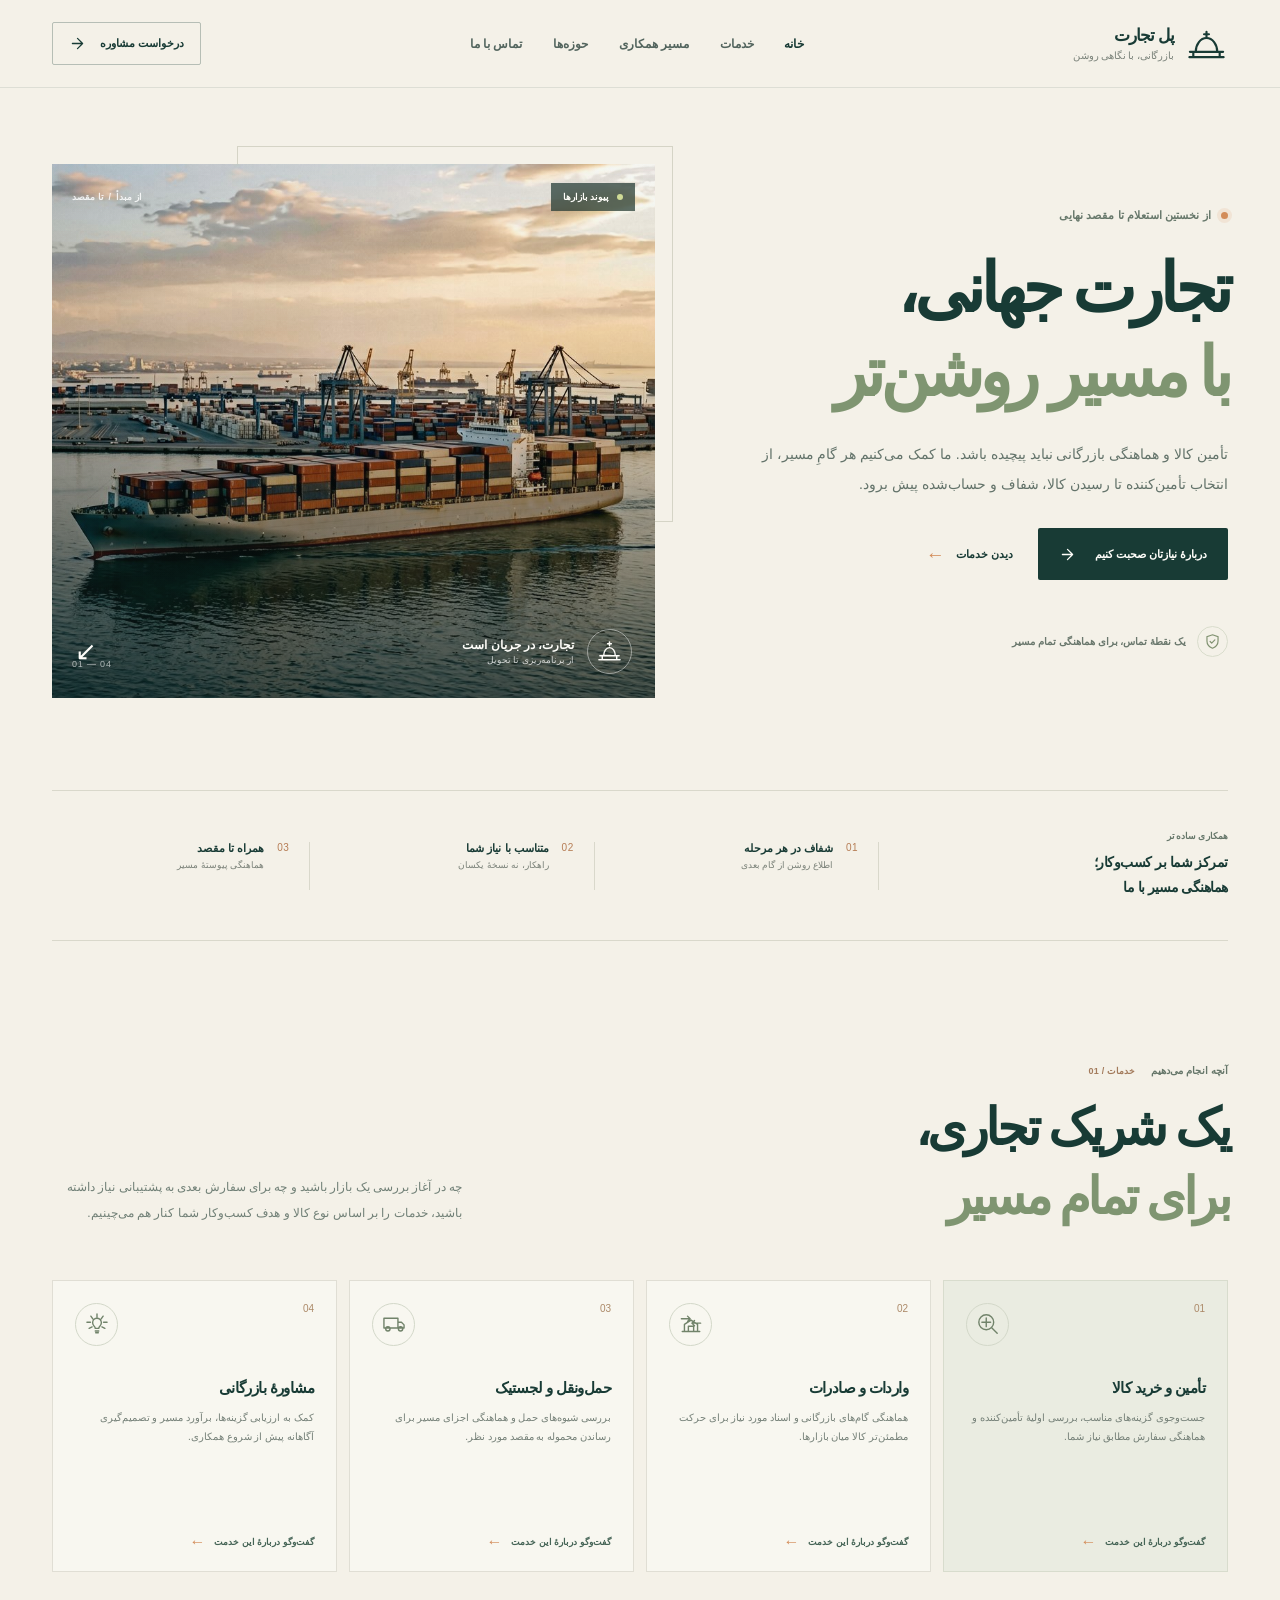
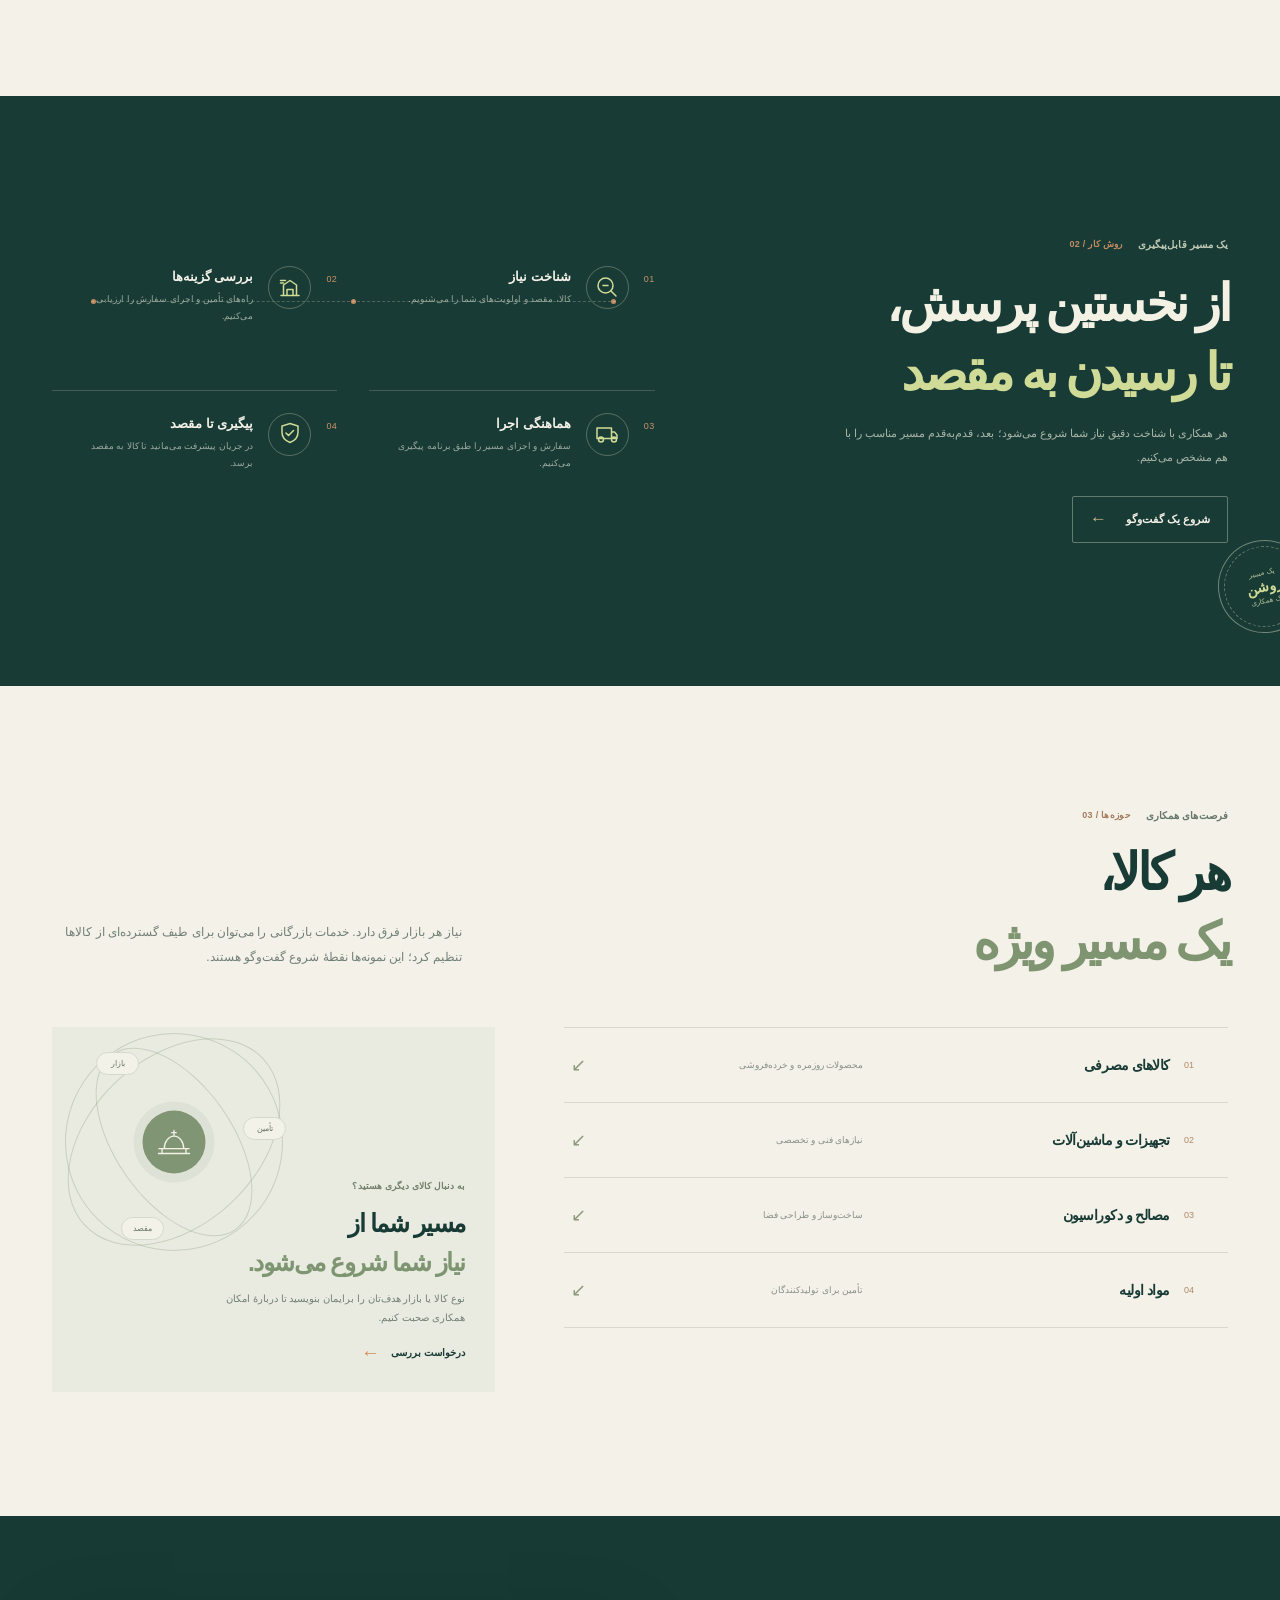
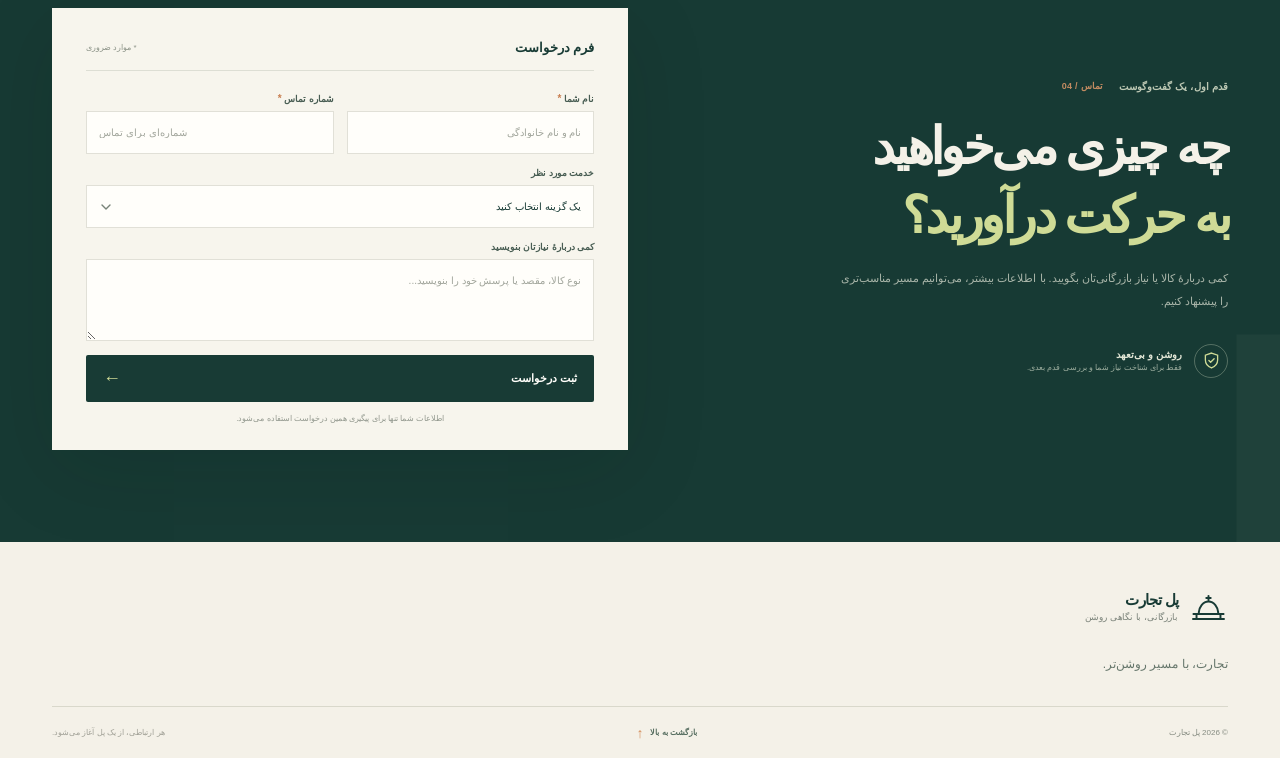
<file: index.html>
<!doctype html>
<html lang="fa" dir="rtl">
  <head>
    <meta charset="UTF-8" />
    <meta name="viewport" content="width=device-width, initial-scale=1" />
    <meta name="theme-color" content="#f4f1e8" />
    <meta
      name="description"
      content="پل تجارت؛ همراه شما در تأمین کالا، بازرگانی بین‌المللی و هماهنگی مسیرهای تجارت از مبدأ تا مقصد."
    />
    <title>پل تجارت | تجارت جهانی، با مسیر روشن‌تر</title>
    <link rel="stylesheet" href="styles.css" />
    <script src="script.js" defer></script>
  </head>
  <body>
    <div class="page-shell">
      <header class="site-header">
        <a class="brand" href="#home" aria-label="پل تجارت، صفحهٔ نخست">
          <span class="brand-mark" aria-hidden="true">
            <svg viewBox="0 0 44 44" fill="none">
              <path d="M5 30.5h34M8.5 30.5v5M35.5 30.5v5M11 30.5c0-7.8 4.9-14.1 11-14.1s11 6.3 11 14.1" stroke="currentColor" stroke-width="2.2" stroke-linecap="round" />
              <path d="M4.5 36h35M22 10v5M19.5 12.5h5" stroke="currentColor" stroke-width="2.2" stroke-linecap="round" />
            </svg>
          </span>
          <span class="brand-copy">
            <strong>پل تجارت</strong>
            <span>بازرگانی، با نگاهی روشن</span>
          </span>
        </a>

        <button class="menu-toggle" type="button" aria-label="باز کردن فهرست" aria-expanded="false" aria-controls="main-nav">
          <span></span><span></span>
        </button>

        <nav class="main-nav" id="main-nav" aria-label="فهرست اصلی">
          <a class="nav-link active" href="#home">خانه</a>
          <a class="nav-link" href="#services">خدمات</a>
          <a class="nav-link" href="#process">مسیر همکاری</a>
          <a class="nav-link" href="#fields">حوزه‌ها</a>
          <a class="nav-link" href="#contact">تماس با ما</a>
        </nav>

        <a class="header-cta" href="#contact">
          <span>درخواست مشاوره</span>
          <svg viewBox="0 0 20 20" aria-hidden="true"><path d="M4 10h12M10 4l6 6-6 6" /></svg>
        </a>
      </header>

      <main>
        <section class="hero section-wrap" id="home">
          <div class="hero-copy reveal">
            <div class="eyebrow"><span class="eyebrow-dot"></span> از نخستین استعلام تا مقصد نهایی</div>
            <h1>تجارت جهانی،<br /><em>با مسیر روشن‌تر</em></h1>
            <p class="hero-lead">
              تأمین کالا و هماهنگی بازرگانی نباید پیچیده باشد. ما کمک می‌کنیم هر گامِ مسیر، از انتخاب تأمین‌کننده تا رسیدن کالا، شفاف و حساب‌شده پیش برود.
            </p>
            <div class="hero-actions">
              <a class="button button-primary" href="#contact">
                دربارهٔ نیازتان صحبت کنیم
                <svg viewBox="0 0 20 20" aria-hidden="true"><path d="M4 10h12M10 4l6 6-6 6" /></svg>
              </a>
              <a class="text-link" href="#services">دیدن خدمات <span aria-hidden="true">←</span></a>
            </div>
            <div class="hero-note">
              <span class="note-icon" aria-hidden="true">
                <svg viewBox="0 0 24 24" fill="none"><path d="M12 3.5 19 6v5.3c0 4.2-2.9 7.5-7 9.2-4.1-1.7-7-5-7-9.2V6l7-2.5Z" stroke="currentColor" stroke-width="1.5" /><path d="m9 12 2 2 4-4" stroke="currentColor" stroke-width="1.5" stroke-linecap="round" stroke-linejoin="round" /></svg>
              </span>
              <span>یک نقطهٔ تماس، برای هماهنگی تمام مسیر</span>
            </div>
          </div>

          <div class="hero-visual reveal reveal-delay" aria-label="نمایی از بندر و کشتی باربری">
            <img src="assets/trade-port.jpg" alt="کشتی کانتینری در بندری بین‌المللی هنگام غروب" />
            <div class="visual-shade"></div>
            <div class="visual-topline">
              <span class="visual-chip"><span></span> پیوند بازارها</span>
              <span class="visual-coordinates">از مبدأ&nbsp; / &nbsp;تا مقصد</span>
            </div>
            <div class="visual-caption">
              <div class="caption-icon" aria-hidden="true">
                <svg viewBox="0 0 28 28" fill="none"><path d="M4 18.5h20M6.5 18.5v3M21.5 18.5v3M8 18.5c0-5 2.7-8.5 6-8.5s6 3.5 6 8.5M3 22.5h22M14 4v4m-2-2h4" stroke="currentColor" stroke-width="1.5" stroke-linecap="round" /></svg>
              </div>
              <div>
                <strong>تجارت، در جریان است</strong>
                <span>از برنامه‌ریزی تا تحویل</span>
              </div>
              <span class="caption-arrow" aria-hidden="true">↙</span>
            </div>
            <span class="visual-index" aria-hidden="true">01 — 04</span>
          </div>
        </section>

        <section class="promise-strip section-wrap reveal" aria-label="ویژگی‌های همکاری">
          <div class="promise-intro">
            <span class="section-kicker">همکاری ساده‌تر</span>
            <strong>تمرکز شما بر کسب‌وکار؛<br />هماهنگی مسیر با ما</strong>
          </div>
          <div class="promise-item">
            <span class="promise-number">01</span>
            <div><strong>شفاف در هر مرحله</strong><span>اطلاع روشن از گام بعدی</span></div>
          </div>
          <div class="promise-item">
            <span class="promise-number">02</span>
            <div><strong>متناسب با نیاز شما</strong><span>راهکار، نه نسخهٔ یکسان</span></div>
          </div>
          <div class="promise-item">
            <span class="promise-number">03</span>
            <div><strong>همراه تا مقصد</strong><span>هماهنگی پیوستهٔ مسیر</span></div>
          </div>
        </section>

        <section class="services-section section-wrap section-space" id="services">
          <div class="section-heading reveal">
            <div>
              <span class="section-kicker">آنچه انجام می‌دهیم <span>01 / خدمات</span></span>
              <h2>یک شریک تجاری،<br /><em>برای تمام مسیر</em></h2>
            </div>
            <p>چه در آغاز بررسی یک بازار باشید و چه برای سفارش بعدی به پشتیبانی نیاز داشته باشید، خدمات را بر اساس نوع کالا و هدف کسب‌وکار شما کنار هم می‌چینیم.</p>
          </div>

          <div class="service-grid">
            <article class="service-card service-card-featured reveal">
              <div class="card-topline"><span>01</span><span class="card-icon" aria-hidden="true"><svg viewBox="0 0 32 32" fill="none"><circle cx="14" cy="14" r="8.5" stroke="currentColor" stroke-width="1.6"/><path d="m20.5 20.5 6 6M9 14h10M14 9v10" stroke="currentColor" stroke-width="1.6" stroke-linecap="round"/></svg></span></div>
              <h3>تأمین و خرید کالا</h3>
              <p>جست‌وجوی گزینه‌های مناسب، بررسی اولیهٔ تأمین‌کننده و هماهنگی سفارش مطابق نیاز شما.</p>
              <a href="#contact" aria-label="دربارهٔ تأمین و خرید کالا گفتگو کنیم">گفت‌وگو دربارهٔ این خدمت <span>←</span></a>
            </article>
            <article class="service-card reveal reveal-delay-1">
              <div class="card-topline"><span>02</span><span class="card-icon" aria-hidden="true"><svg viewBox="0 0 32 32" fill="none"><path d="M6 24.5h20M8.5 24.5v-8l7.5-5 7.5 5v8M13 24.5v-6h6v6M5 10h10m0 0-3-3m3 3-3 3M27 15H17m0 0 3-3m-3 3 3 3" stroke="currentColor" stroke-width="1.6" stroke-linecap="round" stroke-linejoin="round"/></svg></span></div>
              <h3>واردات و صادرات</h3>
              <p>هماهنگی گام‌های بازرگانی و اسناد مورد نیاز برای حرکت مطمئن‌تر کالا میان بازارها.</p>
              <a href="#contact" aria-label="دربارهٔ واردات و صادرات گفتگو کنیم">گفت‌وگو دربارهٔ این خدمت <span>←</span></a>
            </article>
            <article class="service-card reveal reveal-delay-2">
              <div class="card-topline"><span>03</span><span class="card-icon" aria-hidden="true"><svg viewBox="0 0 32 32" fill="none"><path d="M4.5 20.5h16v-11h-16v11ZM20.5 14h4l3 3v3.5h-7M9 24a2.5 2.5 0 1 0 0-5 2.5 2.5 0 0 0 0 5ZM23.5 24a2.5 2.5 0 1 0 0-5 2.5 2.5 0 0 0 0 5Z" stroke="currentColor" stroke-width="1.6" stroke-linecap="round" stroke-linejoin="round"/></svg></span></div>
              <h3>حمل‌ونقل و لجستیک</h3>
              <p>بررسی شیوه‌های حمل و هماهنگی اجزای مسیر برای رساندن محموله به مقصد مورد نظر.</p>
              <a href="#contact" aria-label="دربارهٔ حمل‌ونقل و لجستیک گفتگو کنیم">گفت‌وگو دربارهٔ این خدمت <span>←</span></a>
            </article>
            <article class="service-card reveal reveal-delay-3">
              <div class="card-topline"><span>04</span><span class="card-icon" aria-hidden="true"><svg viewBox="0 0 32 32" fill="none"><path d="M16 4.5v4M9 7l2.2 3.2M4.5 14h4M7 21l3.4-1.7M25 21l-3.4-1.7M27.5 14h-4M23 7l-2.2 3.2M11 14.5a5 5 0 1 1 10 0c0 2-1 3-2 4.3-.6.8-1 1.5-1 2.2h-4c0-.7-.4-1.4-1-2.2-1-1.3-2-2.3-2-4.3ZM14 24h4m-3.5 2h3" stroke="currentColor" stroke-width="1.6" stroke-linecap="round" stroke-linejoin="round"/></svg></span></div>
              <h3>مشاورهٔ بازرگانی</h3>
              <p>کمک به ارزیابی گزینه‌ها، برآورد مسیر و تصمیم‌گیری آگاهانه پیش از شروع همکاری.</p>
              <a href="#contact" aria-label="دربارهٔ مشاورهٔ بازرگانی گفتگو کنیم">گفت‌وگو دربارهٔ این خدمت <span>←</span></a>
            </article>
          </div>
        </section>

        <section class="process-section" id="process">
          <div class="process-inner section-wrap">
            <div class="process-heading reveal">
              <span class="section-kicker section-kicker-light">یک مسیر قابل‌پیگیری <span>02 / روش کار</span></span>
              <h2>از نخستین پرسش،<br /><em>تا رسیدن به مقصد</em></h2>
              <p>هر همکاری با شناخت دقیق نیاز شما شروع می‌شود؛ بعد، قدم‌به‌قدم مسیر مناسب را با هم مشخص می‌کنیم.</p>
              <a class="button button-light" href="#contact">شروع یک گفت‌وگو <span>←</span></a>
            </div>
            <div class="process-steps">
              <article class="process-step reveal">
                <span class="step-count">01</span>
                <div class="step-symbol" aria-hidden="true"><svg viewBox="0 0 28 28" fill="none"><circle cx="12.5" cy="12.5" r="7.5" stroke="currentColor" stroke-width="1.5"/><path d="m18 18 5 5M10 12.5h5" stroke="currentColor" stroke-width="1.5" stroke-linecap="round"/></svg></div>
                <div><h3>شناخت نیاز</h3><p>کالا، مقصد و اولویت‌های شما را می‌شنویم.</p></div>
              </article>
              <article class="process-step reveal reveal-delay-1">
                <span class="step-count">02</span>
                <div class="step-symbol" aria-hidden="true"><svg viewBox="0 0 28 28" fill="none"><path d="M5 22.5h18M7.5 22.5V12L14 7.5l6.5 4.5v10.5M11 22.5v-6h6v6M4.5 7.5h5M4.5 10h3" stroke="currentColor" stroke-width="1.5" stroke-linecap="round" stroke-linejoin="round"/></svg></div>
                <div><h3>بررسی گزینه‌ها</h3><p>راه‌های تأمین و اجرای سفارش را ارزیابی می‌کنیم.</p></div>
              </article>
              <article class="process-step reveal reveal-delay-2">
                <span class="step-count">03</span>
                <div class="step-symbol" aria-hidden="true"><svg viewBox="0 0 28 28" fill="none"><path d="M4 18.5h14.5V8H4v10.5ZM18.5 12h3l2.5 3v3.5h-5.5M8 22a2.5 2.5 0 1 0 0-5 2.5 2.5 0 0 0 0 5ZM21 22a2.5 2.5 0 1 0 0-5 2.5 2.5 0 0 0 0 5Z" stroke="currentColor" stroke-width="1.5" stroke-linecap="round" stroke-linejoin="round"/></svg></div>
                <div><h3>هماهنگی اجرا</h3><p>سفارش و اجزای مسیر را طبق برنامه پیگیری می‌کنیم.</p></div>
              </article>
              <article class="process-step reveal reveal-delay-3">
                <span class="step-count">04</span>
                <div class="step-symbol" aria-hidden="true"><svg viewBox="0 0 28 28" fill="none"><path d="M14 3.5 22 6v6c0 5-3.3 8.8-8 10.5-4.7-1.7-8-5.5-8-10.5V6l8-2.5Z" stroke="currentColor" stroke-width="1.5"/><path d="m10 13 2.5 2.5 5-5" stroke="currentColor" stroke-width="1.5" stroke-linecap="round" stroke-linejoin="round"/></svg></div>
                <div><h3>پیگیری تا مقصد</h3><p>در جریان پیشرفت می‌مانید تا کالا به مقصد برسد.</p></div>
              </article>
              <div class="process-connector" aria-hidden="true"><span></span><span></span><span></span></div>
            </div>
            <div class="process-stamp" aria-hidden="true"><span>یک مسیر</span><strong>روشن</strong><span>یک همکاری</span></div>
          </div>
        </section>

        <section class="fields-section section-wrap section-space" id="fields">
          <div class="section-heading fields-heading reveal">
            <div>
              <span class="section-kicker">فرصت‌های همکاری <span>03 / حوزه‌ها</span></span>
              <h2>هر کالا،<br /><em>یک مسیر ویژه</em></h2>
            </div>
            <p>نیاز هر بازار فرق دارد. خدمات بازرگانی را می‌توان برای طیف گسترده‌ای از کالاها تنظیم کرد؛ این نمونه‌ها نقطهٔ شروع گفت‌وگو هستند.</p>
          </div>
          <div class="field-layout">
            <div class="field-list">
              <a class="field-item reveal" href="#contact"><span class="field-index">01</span><span class="field-name">کالاهای مصرفی</span><span class="field-desc">محصولات روزمره و خرده‌فروشی</span><span class="field-arrow" aria-hidden="true">↙</span></a>
              <a class="field-item reveal reveal-delay-1" href="#contact"><span class="field-index">02</span><span class="field-name">تجهیزات و ماشین‌آلات</span><span class="field-desc">نیازهای فنی و تخصصی</span><span class="field-arrow" aria-hidden="true">↙</span></a>
              <a class="field-item reveal reveal-delay-2" href="#contact"><span class="field-index">03</span><span class="field-name">مصالح و دکوراسیون</span><span class="field-desc">ساخت‌وساز و طراحی فضا</span><span class="field-arrow" aria-hidden="true">↙</span></a>
              <a class="field-item reveal reveal-delay-3" href="#contact"><span class="field-index">04</span><span class="field-name">مواد اولیه</span><span class="field-desc">تأمین برای تولیدکنندگان</span><span class="field-arrow" aria-hidden="true">↙</span></a>
            </div>
            <div class="field-note reveal">
              <div class="field-note-art" aria-hidden="true">
                <span class="orbit orbit-one"></span><span class="orbit orbit-two"></span><span class="orbit orbit-three"></span>
                <span class="orbit-center"><svg viewBox="0 0 44 44" fill="none"><path d="M5 29.5h34M8.5 29.5v5M35.5 29.5v5M11 29.5c0-7.8 4.9-14.1 11-14.1s11 6.3 11 14.1M4.5 35h35M22 9v5m-2.5-2.5h5" stroke="currentColor" stroke-width="1.5" stroke-linecap="round"/></svg></span>
                <span class="orbit-label orbit-label-one">بازار</span><span class="orbit-label orbit-label-two">تأمین</span><span class="orbit-label orbit-label-three">مقصد</span>
              </div>
              <span class="section-kicker">به دنبال کالای دیگری هستید؟</span>
              <h3>مسیر شما از<br /><em>نیاز شما شروع می‌شود.</em></h3>
              <p>نوع کالا یا بازار هدف‌تان را برایمان بنویسید تا دربارهٔ امکان همکاری صحبت کنیم.</p>
              <a class="text-link" href="#contact">درخواست بررسی <span aria-hidden="true">←</span></a>
            </div>
          </div>
        </section>

        <section class="contact-section" id="contact">
          <div class="contact-inner section-wrap">
            <div class="contact-copy reveal">
              <span class="section-kicker section-kicker-light">قدم اول، یک گفت‌وگوست <span>04 / تماس</span></span>
              <h2>چه چیزی می‌خواهید<br /><em>به حرکت درآورید؟</em></h2>
              <p>کمی دربارهٔ کالا یا نیاز بازرگانی‌تان بگویید. با اطلاعات بیشتر، می‌توانیم مسیر مناسب‌تری را پیشنهاد کنیم.</p>
              <div class="contact-assurance">
                <span class="assurance-mark" aria-hidden="true"><svg viewBox="0 0 24 24" fill="none"><path d="M12 3.5 19 6v5.3c0 4.2-2.9 7.5-7 9.2-4.1-1.7-7-5-7-9.2V6l7-2.5Z" stroke="currentColor" stroke-width="1.5"/><path d="m9 12 2 2 4-4" stroke="currentColor" stroke-width="1.5" stroke-linecap="round" stroke-linejoin="round"/></svg></span>
                <span><strong>روشن و بی‌تعهد</strong><small>فقط برای شناخت نیاز شما و بررسی قدم بعدی.</small></span>
              </div>
            </div>
            <form class="contact-form reveal reveal-delay" id="inquiry-form">
              <div class="form-heading"><span>فرم درخواست</span><span class="form-required">* موارد ضروری</span></div>
              <div class="form-row">
                <label class="form-field"><span>نام شما <b>*</b></span><input name="name" type="text" autocomplete="name" placeholder="نام و نام خانوادگی" required /></label>
                <label class="form-field"><span>شماره تماس <b>*</b></span><input name="phone" type="tel" autocomplete="tel" placeholder="شماره‌ای برای تماس" required /></label>
              </div>
              <label class="form-field"><span>خدمت مورد نظر</span>
                <select name="service">
                  <option value="">یک گزینه انتخاب کنید</option>
                  <option>تأمین و خرید کالا</option>
                  <option>واردات و صادرات</option>
                  <option>حمل‌ونقل و لجستیک</option>
                  <option>مشاورهٔ بازرگانی</option>
                  <option>سایر موارد</option>
                </select>
              </label>
              <label class="form-field"><span>کمی دربارهٔ نیازتان بنویسید</span><textarea name="details" rows="3" placeholder="نوع کالا، مقصد یا پرسش خود را بنویسید..."></textarea></label>
              <button class="button button-submit" type="submit">ثبت درخواست <span aria-hidden="true">←</span></button>
              <p class="form-status" id="form-status" role="status" aria-live="polite"></p>
              <p class="form-footnote">اطلاعات شما تنها برای پیگیری همین درخواست استفاده می‌شود.</p>
            </form>
          </div>
          <div class="contact-decoration" aria-hidden="true">پل</div>
        </section>
      </main>

      <footer class="site-footer section-wrap">
        <a class="brand footer-brand" href="#home" aria-label="پل تجارت، بازگشت به بالا">
          <span class="brand-mark" aria-hidden="true"><svg viewBox="0 0 44 44" fill="none"><path d="M5 30.5h34M8.5 30.5v5M35.5 30.5v5M11 30.5c0-7.8 4.9-14.1 11-14.1s11 6.3 11 14.1" stroke="currentColor" stroke-width="2.2" stroke-linecap="round"/><path d="M4.5 36h35M22 10v5M19.5 12.5h5" stroke="currentColor" stroke-width="2.2" stroke-linecap="round"/></svg></span>
          <span class="brand-copy"><strong>پل تجارت</strong><span>بازرگانی، با نگاهی روشن</span></span>
        </a>
        <p class="footer-motto">تجارت، با مسیر روشن‌تر.</p>
        <div class="footer-bottom"><span>© <span id="current-year"></span> پل تجارت</span><a href="#home">بازگشت به بالا <span aria-hidden="true">↑</span></a><span class="footer-credit">هر ارتباطی، از یک پل آغاز می‌شود.</span></div>
      </footer>
    </div>
  </body>
</html>
</file>
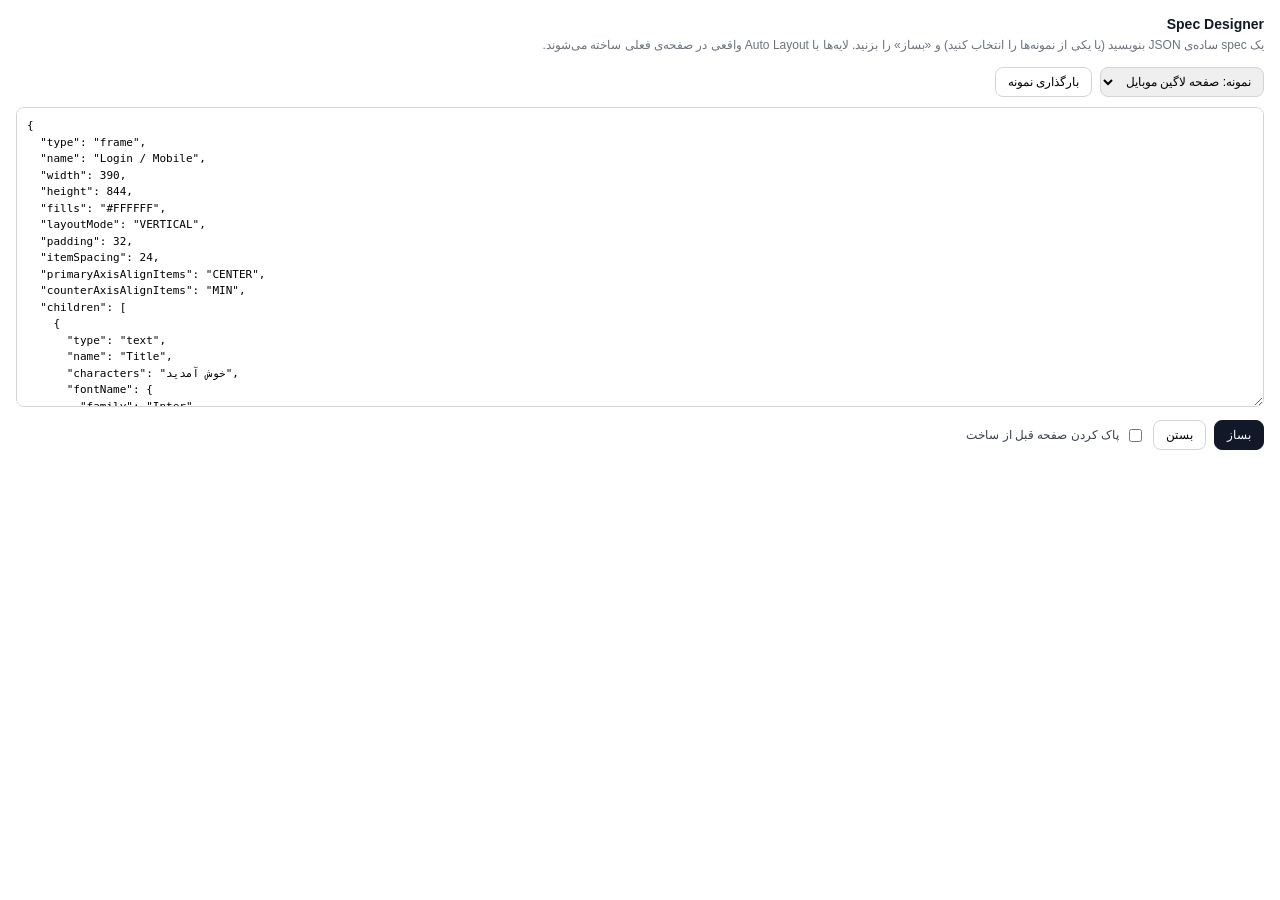
<file: figma-plugin/ui.html>
<!DOCTYPE html>
<html lang="fa" dir="rtl">
<head>
  <meta charset="utf-8" />
  <style>
    * { box-sizing: border-box; }
    body {
      margin: 0; padding: 16px;
      font-family: Inter, -apple-system, "Segoe UI", sans-serif;
      font-size: 12px; color: #111827; background: #fff;
    }
    h1 { font-size: 14px; margin: 0 0 4px; }
    p.hint { margin: 0 0 12px; color: #6b7280; line-height: 1.6; }
    .row { display: flex; gap: 8px; flex-wrap: wrap; margin-bottom: 10px; }
    button {
      font: inherit; padding: 7px 12px; border-radius: 8px;
      border: 1px solid #d1d5db; background: #fff; cursor: pointer;
    }
    button:hover { background: #f3f4f6; }
    button.primary { background: #111827; color: #fff; border-color: #111827; }
    button.primary:hover { background: #374151; }
    select { font: inherit; padding: 6px 8px; border-radius: 8px; border: 1px solid #d1d5db; }
    textarea {
      width: 100%; height: 300px; resize: vertical;
      font-family: "SF Mono", Menlo, Consolas, monospace; font-size: 11px;
      line-height: 1.5; direction: ltr; text-align: left;
      padding: 10px; border-radius: 8px; border: 1px solid #d1d5db;
    }
    label { display: inline-flex; align-items: center; gap: 6px; color: #374151; }
    #status { margin-top: 10px; min-height: 18px; color: #6b7280; line-height: 1.5; }
    #status.error { color: #b91c1c; }
    #status.done { color: #047857; }
  </style>
</head>
<body>
  <h1>Spec Designer</h1>
  <p class="hint">
    یک spec ساده‌ی JSON بنویسید (یا یکی از نمونه‌ها را انتخاب کنید) و «بساز» را بزنید.
    لایه‌ها با Auto Layout واقعی در صفحه‌ی فعلی ساخته می‌شوند.
  </p>

  <div class="row">
    <select id="preset">
      <option value="login">نمونه: صفحه لاگین موبایل</option>
      <option value="pricing">نمونه: کارت قیمت‌گذاری</option>
      <option value="stats">نمونه: ردیف آمار داشبورد</option>
      <option value="blank">spec خالی</option>
    </select>
    <button id="load">بارگذاری نمونه</button>
  </div>

  <textarea id="spec" spellcheck="false"></textarea>

  <div class="row" style="margin-top:10px">
    <button id="generate" class="primary">بساز</button>
    <button id="close">بستن</button>
    <label><input type="checkbox" id="clearPage" /> پاک کردن صفحه قبل از ساخت</label>
  </div>

  <div id="status"></div>

  <script>
    const PRESETS = {
      login: {
        type: "frame",
        name: "Login / Mobile",
        width: 390,
        height: 844,
        fills: "#FFFFFF",
        layoutMode: "VERTICAL",
        padding: 32,
        itemSpacing: 24,
        primaryAxisAlignItems: "CENTER",
        counterAxisAlignItems: "MIN",
        children: [
          {
            type: "text", name: "Title", characters: "خوش آمدید",
            fontName: { family: "Inter", style: "Bold" }, fontSize: 28,
            lineHeight: 34, textAlignHorizontal: "LEFT", layoutAlign: "STRETCH"
          },
          {
            type: "text", name: "Subtitle", characters: "برای ادامه وارد حساب خود شوید.",
            fontSize: 14, lineHeight: 20, fills: "#6B7280", layoutAlign: "STRETCH"
          },
          {
            type: "frame", name: "Form", layoutMode: "VERTICAL", itemSpacing: 12,
            counterAxisSizingMode: "AUTO", primaryAxisSizingMode: "AUTO",
            counterAxisAlignItems: "MIN", layoutAlign: "STRETCH",
            children: [
              {
                type: "frame", name: "Email Field", layoutMode: "VERTICAL", padding: 12,
                cornerRadius: 10, strokes: "#D1D5DB", strokeWeight: 1,
                fills: "#F9FAFB", layoutAlign: "STRETCH",
                counterAxisSizingMode: "FIXED", primaryAxisSizingMode: "AUTO",
                children: [
                  { type: "text", name: "Label", characters: "ایمیل", fontSize: 11, fills: "#9CA3AF" },
                  { type: "text", name: "Value", characters: "you@example.com", fontSize: 14 }
                ]
              },
              {
                type: "frame", name: "Password Field", layoutMode: "VERTICAL", padding: 12,
                cornerRadius: 10, strokes: "#D1D5DB", strokeWeight: 1,
                fills: "#F9FAFB", layoutAlign: "STRETCH",
                counterAxisSizingMode: "FIXED", primaryAxisSizingMode: "AUTO",
                children: [
                  { type: "text", name: "Label", characters: "رمز عبور", fontSize: 11, fills: "#9CA3AF" },
                  { type: "text", name: "Value", characters: "••••••••", fontSize: 14 }
                ]
              }
            ]
          },
          {
            type: "frame", name: "Primary Button", layoutMode: "HORIZONTAL",
            padding: 14, cornerRadius: 12, fills: "#111827",
            primaryAxisAlignItems: "CENTER", counterAxisAlignItems: "CENTER",
            primaryAxisSizingMode: "FIXED", counterAxisSizingMode: "AUTO",
            layoutAlign: "STRETCH",
            children: [
              {
                type: "text", name: "Label", characters: "ورود",
                fontName: { family: "Inter", style: "Bold" }, fontSize: 15, fills: "#FFFFFF"
              }
            ]
          },
          {
            type: "text", name: "Footer", characters: "حساب ندارید؟ ثبت‌نام کنید",
            fontSize: 13, fills: "#6B7280", textAlignHorizontal: "CENTER", layoutAlign: "STRETCH"
          }
        ]
      },

      pricing: {
        type: "component",
        name: "Pricing Card / Pro",
        width: 320,
        layoutMode: "VERTICAL",
        padding: 24,
        itemSpacing: 16,
        fills: "#FFFFFF",
        cornerRadius: 20,
        strokes: "#E5E7EB",
        strokeWeight: 1,
        effects: [{ type: "DROP_SHADOW", color: "#0000001A", offset: { x: 0, y: 12 }, radius: 32 }],
        primaryAxisSizingMode: "AUTO",
        counterAxisSizingMode: "FIXED",
        counterAxisAlignItems: "MIN",
        children: [
          {
            type: "frame", name: "Badge", layoutMode: "HORIZONTAL", padding: [4, 10],
            cornerRadius: 999, fills: "#EEF2FF", primaryAxisSizingMode: "AUTO",
            counterAxisSizingMode: "AUTO",
            children: [
              { type: "text", characters: "محبوب‌ترین", fontSize: 11, fills: "#4F46E5",
                fontName: { family: "Inter", style: "Bold" } }
            ]
          },
          { type: "text", name: "Plan", characters: "حرفه‌ای", fontSize: 22,
            fontName: { family: "Inter", style: "Bold" } },
          {
            type: "frame", name: "Price Row", layoutMode: "HORIZONTAL", itemSpacing: 6,
            counterAxisAlignItems: "MAX", primaryAxisSizingMode: "AUTO", counterAxisSizingMode: "AUTO",
            children: [
              { type: "text", characters: "۲۹$", fontSize: 32,
                fontName: { family: "Inter", style: "Bold" } },
              { type: "text", characters: "/ ماهانه", fontSize: 13, fills: "#6B7280" }
            ]
          },
          {
            type: "frame", name: "Features", layoutMode: "VERTICAL", itemSpacing: 10,
            primaryAxisSizingMode: "AUTO", counterAxisSizingMode: "FIXED", layoutAlign: "STRETCH",
            children: [
              "پروژه‌های نامحدود",
              "دسترسی تیمی تا ۱۰ نفر",
              "پشتیبانی اولویت‌دار"
            ].map((t) => ({
              type: "text", characters: "•  " + t, fontSize: 13, fills: "#374151", layoutAlign: "STRETCH"
            }))
          },
          {
            type: "frame", name: "CTA", layoutMode: "HORIZONTAL", padding: 12, cornerRadius: 12,
            fills: "#4F46E5", primaryAxisAlignItems: "CENTER", counterAxisAlignItems: "CENTER",
            counterAxisSizingMode: "AUTO", layoutAlign: "STRETCH",
            children: [
              { type: "text", characters: "شروع کنید", fontSize: 14, fills: "#FFFFFF",
                fontName: { family: "Inter", style: "Bold" } }
            ]
          }
        ]
      },

      stats: {
        type: "frame",
        name: "Stats Row",
        layoutMode: "HORIZONTAL",
        itemSpacing: 16,
        primaryAxisSizingMode: "AUTO",
        counterAxisSizingMode: "AUTO",
        children: [
          { value: "۱۲,۴۸۰", label: "کاربر فعال", delta: "+۱۲٪" },
          { value: "۳.۲٪", label: "نرخ تبدیل", delta: "+۰.۴٪" },
          { value: "۸۹هزار", label: "درآمد ماهانه", delta: "−۲٪" }
        ].map(function (s) {
          return {
            type: "frame", name: "Stat / " + s.label, width: 200,
            layoutMode: "VERTICAL", padding: 20, itemSpacing: 8,
            fills: "#FFFFFF", cornerRadius: 16, strokes: "#E5E7EB", strokeWeight: 1,
            counterAxisSizingMode: "FIXED", primaryAxisSizingMode: "AUTO",
            children: [
              { type: "text", characters: s.label, fontSize: 12, fills: "#6B7280" },
              {
                type: "frame", name: "Value Row", layoutMode: "HORIZONTAL", itemSpacing: 8,
                counterAxisAlignItems: "MAX", primaryAxisSizingMode: "AUTO", counterAxisSizingMode: "AUTO",
                children: [
                  { type: "text", characters: s.value, fontSize: 26,
                    fontName: { family: "Inter", style: "Bold" } },
                  { type: "text", characters: s.delta, fontSize: 12,
                    fills: s.delta.indexOf("−") === 0 ? "#B91C1C" : "#047857" }
                ]
              }
            ]
          };
        })
      },

      blank: {
        type: "frame",
        name: "My Screen",
        width: 375,
        height: 812,
        fills: "#FFFFFF",
        layoutMode: "VERTICAL",
        padding: 24,
        itemSpacing: 16,
        children: [
          { type: "text", name: "Title", characters: "عنوان شما", fontSize: 24,
            fontName: { family: "Inter", style: "Bold" } }
        ]
      }
    };

    const specEl = document.getElementById('spec');
    const statusEl = document.getElementById('status');
    const presetEl = document.getElementById('preset');

    function setSpec(obj) {
      specEl.value = JSON.stringify(obj, null, 2);
    }
    function setStatus(msg, kind) {
      statusEl.textContent = msg || '';
      statusEl.className = kind || '';
    }

    setSpec(PRESETS.login);

    document.getElementById('load').onclick = function () {
      setSpec(PRESETS[presetEl.value] || PRESETS.blank);
      setStatus('نمونه بارگذاری شد.');
    };

    document.getElementById('generate').onclick = function () {
      setStatus('در حال ساخت لایه‌ها…');
      parent.postMessage({
        pluginMessage: {
          type: 'generate',
          spec: specEl.value,
          clearPage: document.getElementById('clearPage').checked
        }
      }, '*');
    };

    document.getElementById('close').onclick = function () {
      parent.postMessage({ pluginMessage: { type: 'cancel' } }, '*');
    };

    window.onmessage = function (event) {
      const msg = event.data.pluginMessage;
      if (!msg) return;
      if (msg.type === 'done') setStatus('✓ ' + msg.message, 'done');
      if (msg.type === 'error') setStatus('✕ ' + msg.message, 'error');
    };
  </script>
</body>
</html>
</file>
<file: styles.css>
@charset "UTF-8";

:root {
  color-scheme: light;
  --paper: #f4f1e8;
  --paper-deep: #ebe7dc;
  --surface: #fbfaf6;
  --ink: #183b35;
  --ink-deep: #102d29;
  --ink-soft: #4d625c;
  --muted: #7b837a;
  --line: #d9d8cb;
  --line-dark: rgba(232, 237, 225, 0.19);
  --lime: #cfdb96;
  --orange: #d38c59;
  --white: #fffefa;
  --font: "Vazirmatn", "Noto Sans Arabic", Tahoma, Arial, sans-serif;
  --wrap: 1260px;
}

* { box-sizing: border-box; }
html { scroll-behavior: smooth; scroll-padding-top: 100px; }
body {
  margin: 0;
  background: var(--paper);
  color: var(--ink);
  font-family: var(--font);
  -webkit-font-smoothing: antialiased;
  text-rendering: optimizeLegibility;
}
body, button, input, select, textarea { font-family: var(--font); }
button, input, select, textarea { font-size: inherit; }
a { color: inherit; text-decoration: none; }
button { color: inherit; }
svg { display: block; }
.page-shell { overflow: hidden; }
.section-wrap { width: min(var(--wrap), calc(100% - 104px)); margin-inline: auto; }
.section-space { padding-block: 124px; }

/* Header */
.site-header {
  position: sticky;
  z-index: 20;
  top: 0;
  display: flex;
  align-items: center;
  justify-content: space-between;
  width: 100%;
  min-height: 88px;
  padding-inline: max(52px, calc((100vw - var(--wrap)) / 2));
  background: rgba(244, 241, 232, 0.94);
  border-bottom: 1px solid rgba(24, 59, 53, 0.1);
  backdrop-filter: blur(16px);
  -webkit-backdrop-filter: blur(16px);
}
.brand { display: inline-flex; align-items: center; gap: 11px; flex: 0 0 auto; }
.brand-mark { display: grid; width: 43px; height: 43px; place-items: center; color: var(--ink); }
.brand-mark svg { width: 100%; height: 100%; }
.brand-copy { display: flex; flex-direction: column; gap: 2px; line-height: 1.3; }
.brand-copy strong { font-size: 17px; font-weight: 800; letter-spacing: -0.055em; }
.brand-copy span { color: var(--muted); font-size: 10px; font-weight: 500; letter-spacing: -0.01em; }
.main-nav { display: flex; align-items: center; gap: clamp(19px, 2.4vw, 38px); margin-inline-start: auto; margin-inline-end: auto; padding-inline: 30px; }
.nav-link { position: relative; padding-block: 10px; color: #53655e; font-size: 12px; font-weight: 600; transition: color .2s ease; }
.nav-link::after { position: absolute; right: 0; bottom: 1px; width: 0; height: 1px; background: var(--orange); content: ""; transition: width .25s ease; }
.nav-link:hover, .nav-link.active { color: var(--ink); }
.nav-link:hover::after { width: 100%; }
.header-cta { display: inline-flex; align-items: center; gap: 14px; padding: 12px 16px; border: 1px solid rgba(24, 59, 53, .28); border-radius: 2px; font-size: 11px; font-weight: 700; transition: background .2s, color .2s, border .2s; }
.header-cta:hover { border-color: var(--ink); background: var(--ink); color: var(--white); }
.header-cta svg, .button svg { width: 17px; height: 17px; fill: none; stroke: currentColor; stroke-linecap: round; stroke-linejoin: round; stroke-width: 1.5; }
.menu-toggle { display: none; }

/* Hero */
.hero { display: grid; grid-template-columns: minmax(0, .88fr) minmax(0, 1.12fr); align-items: center; gap: clamp(42px, 7.7vw, 112px); min-height: 674px; padding-block: 76px 92px; }
.hero-copy { padding-block: 12px; }
.eyebrow, .section-kicker { display: inline-flex; align-items: center; gap: 10px; color: #66776a; font-size: 11px; font-weight: 700; letter-spacing: .01em; }
.eyebrow { margin-bottom: 25px; }
.eyebrow-dot { width: 7px; height: 7px; border-radius: 50%; background: var(--orange); box-shadow: 0 0 0 4px rgba(211, 140, 89, .13); }
h1, h2, h3, p { margin-top: 0; }
.hero h1 { max-width: 580px; margin-bottom: 24px; font-size: clamp(42px, 5.3vw, 70px); font-weight: 700; line-height: 1.24; letter-spacing: -.075em; }
h1 em, h2 em, .field-note h3 em, .process-heading h2 em { color: #7f9571; font-style: normal; }
.hero-lead { max-width: 495px; margin-bottom: 29px; color: #63736a; font-size: 14px; line-height: 2.15; }
.hero-actions { display: flex; align-items: center; gap: 25px; }
.button { display: inline-flex; align-items: center; justify-content: center; gap: 19px; min-height: 52px; padding: 0 20px; border: 1px solid transparent; border-radius: 2px; font-size: 11px; font-weight: 700; transition: transform .2s ease, background .2s ease, color .2s ease, border-color .2s ease; }
.button:hover { transform: translateY(-2px); }
.button-primary { background: var(--ink); color: var(--white); }
.button-primary:hover { background: #28534a; }
.text-link { display: inline-flex; align-items: center; gap: 11px; color: var(--ink); font-size: 11px; font-weight: 700; }
.text-link span { color: var(--orange); font-size: 19px; line-height: 1; transition: transform .2s ease; }
.text-link:hover span { transform: translateX(-4px); }
.hero-note { display: flex; align-items: center; gap: 11px; margin-top: 46px; color: #6a786d; font-size: 10px; font-weight: 600; }
.note-icon { display: grid; width: 31px; height: 31px; place-items: center; border: 1px solid #d9ddcc; border-radius: 50%; color: #819271; }
.note-icon svg { width: 19px; height: 19px; }
.hero-visual { position: relative; min-width: 0; height: clamp(410px, 42vw, 534px); isolation: isolate; }
.hero-visual::before { position: absolute; z-index: -1; top: -18px; right: -18px; width: 72%; height: 70%; border: 1px solid #d5d4c6; content: ""; }
.hero-visual img { width: 100%; height: 100%; object-fit: cover; object-position: 53% center; }
.visual-shade { position: absolute; inset: 0; background: linear-gradient(180deg, rgba(15, 31, 29, .04) 35%, rgba(13, 31, 29, .66) 100%), linear-gradient(90deg, rgba(11, 25, 23, .09), transparent 62%); }
.visual-topline { position: absolute; top: 19px; right: 20px; left: 20px; display: flex; align-items: center; justify-content: space-between; color: var(--white); }
.visual-chip { display: inline-flex; align-items: center; gap: 8px; padding: 9px 12px; background: rgba(15, 42, 38, .65); font-size: 9px; font-weight: 700; backdrop-filter: blur(8px); }
.visual-chip span { width: 6px; height: 6px; border-radius: 50%; background: var(--lime); }
.visual-coordinates { color: rgba(255, 255, 255, .83); font-size: 9px; font-weight: 600; }
.visual-caption { position: absolute; right: 23px; bottom: 24px; left: 23px; display: flex; align-items: center; gap: 13px; color: var(--white); }
.caption-icon { display: grid; width: 45px; height: 45px; flex: 0 0 auto; place-items: center; border: 1px solid rgba(255, 255, 255, .45); border-radius: 50%; }
.caption-icon svg { width: 27px; height: 27px; }
.visual-caption div:nth-child(2) { display: flex; flex-direction: column; gap: 3px; }
.visual-caption strong { font-size: 12px; font-weight: 700; }
.visual-caption div span { color: rgba(255, 255, 255, .77); font-size: 9px; }
.caption-arrow { margin-inline-start: auto; font-family: Arial, sans-serif; font-size: 26px; font-weight: 300; }
.visual-index { position: absolute; bottom: 29px; left: 20px; color: rgba(255, 255, 255, .63); direction: ltr; font-family: Arial, sans-serif; font-size: 9px; letter-spacing: .09em; }

/* Promise band */
.promise-strip { display: grid; grid-template-columns: 1.25fr repeat(3, 1fr); align-items: center; gap: 26px; min-height: 151px; padding-block: 27px; border-top: 1px solid var(--line); border-bottom: 1px solid var(--line); }
.promise-intro { display: flex; flex-direction: column; gap: 9px; }
.promise-intro .section-kicker { font-size: 9px; }
.promise-intro strong { font-size: 14px; font-weight: 700; line-height: 1.8; letter-spacing: -.035em; }
.promise-item { display: flex; align-items: flex-start; gap: 13px; min-height: 48px; padding-inline-start: 20px; border-inline-start: 1px solid var(--line); }
.promise-number { color: #b67d55; direction: ltr; font-family: Arial, sans-serif; font-size: 10px; letter-spacing: .05em; }
.promise-item div { display: flex; flex-direction: column; gap: 5px; }
.promise-item strong { font-size: 11px; font-weight: 700; }
.promise-item div span { color: #7a8178; font-size: 9px; }

/* Services */
.section-heading { display: flex; align-items: flex-end; justify-content: space-between; gap: 55px; margin-bottom: 48px; }
.section-kicker { display: flex; gap: 15px; font-size: 10px; }
.section-kicker > span { color: #a37b5c; direction: ltr; font-family: Arial, sans-serif; font-size: 9px; letter-spacing: .03em; }
.section-heading h2, .process-heading h2, .contact-copy h2 { margin: 18px 0 0; font-size: clamp(34px, 4vw, 51px); font-weight: 700; line-height: 1.35; letter-spacing: -.07em; }
.section-heading > p { max-width: 410px; margin: 0 0 6px; color: #718077; font-size: 12px; line-height: 2.1; }
.service-grid { display: grid; grid-template-columns: repeat(4, 1fr); gap: 12px; }
.service-card { display: flex; min-height: 292px; flex-direction: column; padding: 22px 22px 20px; background: rgba(251, 250, 246, .64); border: 1px solid #e0ded4; transition: transform .25s ease, background .25s ease, border-color .25s ease; }
.service-card:hover { transform: translateY(-5px); background: var(--surface); border-color: #c4ccbb; }
.service-card-featured { background: #eaece1; border-color: #d8dccd; }
.card-topline { display: flex; align-items: flex-start; justify-content: space-between; margin-bottom: 33px; }
.card-topline > span:first-child { color: #ac8a69; direction: ltr; font-family: Arial, sans-serif; font-size: 10px; }
.card-icon { display: grid; width: 43px; height: 43px; place-items: center; border: 1px solid #d3d8c9; border-radius: 50%; color: #71836a; }
.card-icon svg { width: 28px; height: 28px; }
.service-card h3 { margin: 0 0 11px; font-size: 15px; font-weight: 700; letter-spacing: -.04em; }
.service-card p { margin: 0; color: #758078; font-size: 10px; line-height: 1.95; }
.service-card > a { display: inline-flex; align-items: center; gap: 9px; margin-top: auto; padding-top: 23px; color: #456456; font-size: 9px; font-weight: 700; }
.service-card > a span { color: var(--orange); font-size: 16px; transition: transform .2s; }
.service-card > a:hover span { transform: translateX(-4px); }

/* Process */
.process-section { position: relative; overflow: hidden; background: var(--ink); color: #f4f1e8; }
.process-section::before, .contact-section::before { position: absolute; inset: 0; pointer-events: none; background-image: radial-gradient(rgba(246, 243, 226, .12) .65px, transparent .65px); background-size: 6px 6px; content: ""; opacity: .22; mask-image: linear-gradient(90deg, transparent, #000 25%, #000 78%, transparent); }
.process-inner { position: relative; display: grid; grid-template-columns: .85fr 1.15fr; align-items: center; gap: clamp(65px, 10vw, 145px); min-height: 590px; padding-block: 94px; }
.section-kicker-light { color: #bdc8b4; }
.section-kicker-light > span { color: #c28b61; }
.process-heading h2 { margin-block: 20px 15px; color: #f3f0e4; }
.process-heading h2 em, .contact-copy h2 em { color: var(--lime); }
.process-heading > p, .contact-copy > p { max-width: 390px; margin-bottom: 27px; color: #a9b5a9; font-size: 11px; line-height: 2.1; }
.button-light { min-height: 47px; padding-inline: 17px; border-color: rgba(238, 241, 222, .35); color: #f4f1e8; }
.button-light:hover { background: var(--lime); border-color: var(--lime); color: var(--ink); }
.button-light > span { color: #d9b88f; font-size: 17px; }
.process-steps { position: relative; display: grid; grid-template-columns: 1fr 1fr; gap: 0 32px; }
.process-step { position: relative; z-index: 1; display: flex; min-height: 147px; align-items: flex-start; gap: 15px; padding: 22px 0 24px; border-bottom: 1px solid var(--line-dark); }
.process-step:nth-last-of-type(-n+2) { border-bottom: 0; }
.step-count { margin-top: 8px; color: #c99468; direction: ltr; font-family: Arial, sans-serif; font-size: 9px; letter-spacing: .05em; }
.step-symbol { display: grid; width: 43px; height: 43px; flex: 0 0 auto; place-items: center; border: 1px solid rgba(215, 223, 200, .32); border-radius: 50%; color: var(--lime); }
.step-symbol svg { width: 28px; height: 28px; }
.process-step h3 { margin: 3px 0 7px; color: #f2f0e7; font-size: 13px; font-weight: 700; }
.process-step p { max-width: 178px; margin: 0; color: #9ba99e; font-size: 9px; line-height: 1.9; }
.process-connector { position: absolute; z-index: 0; top: 57px; right: 39px; left: 39px; display: flex; justify-content: space-between; pointer-events: none; }
.process-connector::before { position: absolute; top: 0; right: 0; left: 0; height: 1px; border-top: 1px dashed rgba(211, 219, 190, .27); content: ""; }
.process-connector span { width: 5px; height: 5px; margin-top: -2px; border-radius: 50%; background: #c28b61; }
.process-stamp { position: absolute; right: -83px; bottom: 53px; display: flex; width: 93px; height: 93px; flex-direction: column; align-items: center; justify-content: center; gap: 2px; border: 1px solid rgba(228, 235, 206, .43); border-radius: 50%; color: #b4c09a; transform: rotate(-12deg); }
.process-stamp::before { position: absolute; inset: 5px; border: 1px dashed rgba(228, 235, 206, .35); border-radius: 50%; content: ""; }
.process-stamp span { font-size: 7px; }
.process-stamp strong { color: var(--lime); font-size: 14px; }

/* Fields */
.fields-heading { margin-bottom: 51px; }
.field-layout { display: grid; grid-template-columns: 1.2fr .8fr; gap: 69px; align-items: stretch; }
.field-list { border-top: 1px solid var(--line); }
.field-item { display: grid; grid-template-columns: 44px minmax(150px, 1fr) minmax(120px, .9fr) 22px; align-items: center; gap: 14px; min-height: 75px; border-bottom: 1px solid var(--line); transition: padding .2s ease, background .2s ease; }
.field-item:hover { padding-inline: 10px; background: rgba(251, 250, 246, .55); }
.field-index { color: #af8967; direction: ltr; font-family: Arial, sans-serif; font-size: 9px; }
.field-name { font-size: 14px; font-weight: 700; letter-spacing: -.035em; }
.field-desc { color: #899087; font-size: 9px; }
.field-arrow { color: #8c9a7b; font-size: 18px; transition: transform .2s; }
.field-item:hover .field-arrow { transform: translate(-3px, 3px); }
.field-note { position: relative; overflow: hidden; display: flex; min-height: 365px; flex-direction: column; align-items: flex-start; justify-content: flex-end; padding: 30px; background: #e9ebe0; }
.field-note .section-kicker { position: relative; z-index: 2; color: #72806c; font-size: 9px; }
.field-note h3 { position: relative; z-index: 2; margin: 13px 0 8px; font-size: 25px; font-weight: 700; line-height: 1.55; letter-spacing: -.06em; }
.field-note h3 em { color: #7e9571; }
.field-note > p { position: relative; z-index: 2; max-width: 260px; margin-bottom: 16px; color: #748076; font-size: 10px; line-height: 1.9; }
.field-note > .text-link { position: relative; z-index: 2; font-size: 10px; }
.field-note-art { position: absolute; top: -13px; left: -6px; width: 255px; height: 255px; }
.orbit { position: absolute; top: 50%; left: 50%; display: block; border: 1px solid rgba(116, 138, 106, .28); border-radius: 50%; transform: translate(-50%, -50%) rotate(-35deg); }
.orbit-one { width: 118px; height: 215px; }
.orbit-two { width: 168px; height: 245px; transform: translate(-50%, -50%) rotate(47deg); }
.orbit-three { width: 218px; height: 218px; }
.orbit-center { position: absolute; top: 50%; left: 50%; display: grid; width: 63px; height: 63px; place-items: center; border-radius: 50%; background: #7f9574; color: #f5f1e7; transform: translate(-50%, -50%); box-shadow: 0 0 0 9px rgba(127, 149, 116, .11); }
.orbit-center svg { width: 39px; height: 39px; }
.orbit-label { position: absolute; display: inline-flex; align-items: center; justify-content: center; min-width: 43px; height: 23px; padding-inline: 8px; border: 1px solid #d4dacb; border-radius: 20px; background: #f3f2e9; color: #697965; font-size: 8px; }
.orbit-label-one { top: 38px; left: 50px; }
.orbit-label-two { top: 103px; right: 15px; }
.orbit-label-three { bottom: 29px; left: 75px; }

/* Contact */
.contact-section { position: relative; overflow: hidden; background: #173a34; color: #f5f1e7; }
.contact-section::before { opacity: .17; }
.contact-inner { position: relative; display: grid; grid-template-columns: .9fr 1.1fr; align-items: center; gap: clamp(55px, 10vw, 148px); min-height: 605px; padding-block: 92px; }
.contact-copy h2 { margin-block: 21px 16px; color: #f4f1e8; }
.contact-copy > p { max-width: 392px; margin-bottom: 31px; }
.contact-assurance { display: inline-flex; align-items: center; gap: 12px; }
.assurance-mark { display: grid; width: 34px; height: 34px; place-items: center; border: 1px solid rgba(213, 223, 196, .32); border-radius: 50%; color: var(--lime); }
.assurance-mark svg { width: 21px; height: 21px; }
.contact-assurance > span:last-child { display: flex; flex-direction: column; gap: 3px; }
.contact-assurance strong { color: #e2e6d6; font-size: 10px; }
.contact-assurance small { color: #9cad9e; font-size: 8px; }
.contact-form { position: relative; z-index: 2; padding: 32px 34px 27px; background: #f7f5ed; color: var(--ink); box-shadow: 0 20px 80px rgba(8, 22, 19, .12); }
.form-heading { display: flex; align-items: center; justify-content: space-between; margin-bottom: 22px; padding-bottom: 15px; border-bottom: 1px solid #ddded4; font-size: 13px; font-weight: 700; }
.form-required { color: #8b9287; font-size: 8px; font-weight: 500; }
.form-row { display: grid; grid-template-columns: 1fr 1fr; gap: 13px; }
.form-field { display: flex; flex-direction: column; gap: 7px; margin-bottom: 14px; color: #485d53; font-size: 9px; font-weight: 700; }
.form-field b { color: #c87e50; font-size: 10px; }
.form-field input, .form-field select, .form-field textarea { width: 100%; border: 1px solid #e1e0d7; border-radius: 0; outline: 0; background: #fffefa; color: var(--ink); font-size: 10px; font-weight: 400; transition: border-color .2s, box-shadow .2s; }
.form-field input, .form-field select { height: 43px; padding: 0 12px; }
.form-field textarea { min-height: 82px; resize: vertical; padding: 12px; line-height: 1.8; }
.form-field input::placeholder, .form-field textarea::placeholder { color: #a2a69c; }
.form-field input:focus, .form-field select:focus, .form-field textarea:focus { border-color: #8ca180; box-shadow: 0 0 0 3px rgba(140, 161, 128, .13); }
.form-field select { appearance: none; background-image: url("data:image/svg+xml,%3Csvg xmlns='http://www.w3.org/2000/svg' width='12' height='12' viewBox='0 0 12 12' fill='none' stroke='%23778378' stroke-width='1.4' stroke-linecap='round' stroke-linejoin='round'%3E%3Cpath d='m2 4 4 4 4-4'/%3E%3C/svg%3E"); background-repeat: no-repeat; background-position: left 13px center; }
.button-submit { width: 100%; min-height: 47px; justify-content: space-between; padding-inline: 16px; background: var(--ink); color: var(--white); cursor: pointer; }
.button-submit:hover { background: #2b554b; }
.button-submit > span { color: var(--lime); font-size: 18px; }
.form-footnote { margin: 12px 0 0; color: #92988e; text-align: center; font-size: 8px; }
.form-status { display: none; margin: 12px 0 0; padding: 11px 12px; border-inline-start: 2px solid #8da17d; background: #edf0e6; color: #4e6656; font-size: 9px; line-height: 1.8; }
.form-status.is-visible { display: block; }
.contact-decoration { position: absolute; right: -57px; bottom: -127px; color: rgba(239, 242, 222, .035); font-size: 350px; font-weight: 900; line-height: 1; letter-spacing: -.1em; }

/* Footer */
.site-footer { padding-top: 45px; }
.footer-brand .brand-copy strong { font-size: 15px; }
.footer-brand .brand-copy span { font-size: 9px; }
.footer-brand .brand-mark { width: 39px; height: 39px; }
.footer-motto { margin: 27px 0 35px; color: #65766b; font-size: 12px; }
.footer-bottom { display: flex; align-items: center; justify-content: space-between; min-height: 52px; border-top: 1px solid var(--line); color: #858b81; font-size: 8px; }
.footer-bottom a { display: inline-flex; align-items: center; gap: 7px; color: #536b5d; font-weight: 700; }
.footer-bottom a span { color: var(--orange); font-size: 14px; }
.footer-credit { color: #a1a197; }

/* Motion and accessibility */
.reveal { opacity: 0; transform: translateY(18px); transition: opacity .65s ease, transform .65s cubic-bezier(.2,.7,.25,1); }
.reveal.is-visible { opacity: 1; transform: translateY(0); }
.reveal-delay { transition-delay: .12s; }
.reveal-delay-1 { transition-delay: .08s; }
.reveal-delay-2 { transition-delay: .16s; }
.reveal-delay-3 { transition-delay: .24s; }
:focus-visible { outline: 2px solid #b46e43; outline-offset: 4px; }

@media (max-width: 1080px) {
  .section-wrap { width: min(var(--wrap), calc(100% - 72px)); }
  .site-header { padding-inline: 36px; }
  .main-nav { gap: 18px; padding-inline: 16px; }
  .hero { gap: 48px; min-height: 610px; }
  .hero h1 { font-size: clamp(42px, 5.4vw, 60px); }
  .service-card { padding-inline: 17px; }
  .process-inner { gap: 70px; }
  .process-stamp { right: -45px; }
  .field-layout { gap: 40px; }
  .contact-inner { gap: 68px; }
}

@media (max-width: 800px) {
  .section-wrap { width: calc(100% - 48px); }
  .section-space { padding-block: 90px; }
  .site-header { min-height: 76px; padding-inline: 24px; }
  .brand-mark { width: 38px; height: 38px; }
  .brand-copy strong { font-size: 15px; }
  .brand-copy span { font-size: 9px; }
  .main-nav { gap: 13px; padding-inline: 12px; }
  .nav-link { font-size: 10px; }
  .header-cta { gap: 8px; padding: 10px 11px; font-size: 9px; }
  .header-cta svg { width: 14px; height: 14px; }
  .hero { grid-template-columns: .9fr 1.1fr; gap: 32px; min-height: 560px; padding-block: 60px 70px; }
  .eyebrow { font-size: 9px; }
  .hero h1 { font-size: clamp(39px, 6.4vw, 52px); }
  .hero-lead { font-size: 12px; }
  .button { min-height: 48px; padding-inline: 14px; font-size: 10px; }
  .hero-actions { gap: 14px; }
  .text-link { font-size: 10px; }
  .hero-visual { height: 415px; }
  .hero-note { margin-top: 31px; font-size: 9px; }
  .promise-strip { grid-template-columns: 1fr 1fr; gap: 25px 18px; padding-block: 28px; }
  .promise-intro { grid-column: span 2; }
  .promise-intro strong br { display: none; }
  .promise-item:nth-child(3) { border-inline-start: 0; }
  .promise-item { padding-inline-start: 12px; }
  .section-heading { gap: 30px; }
  .section-heading > p { max-width: 330px; font-size: 10px; }
  .service-grid { grid-template-columns: 1fr 1fr; }
  .service-card { min-height: 270px; }
  .process-inner { grid-template-columns: .85fr 1.15fr; gap: 35px; min-height: 550px; padding-block: 72px; }
  .process-heading h2 { font-size: 38px; }
  .process-steps { gap: 0 17px; }
  .process-step { gap: 9px; min-height: 140px; }
  .step-symbol { width: 36px; height: 36px; }
  .step-symbol svg { width: 23px; height: 23px; }
  .step-count { font-size: 8px; }
  .process-step h3 { font-size: 11px; }
  .process-step p { font-size: 8px; }
  .process-stamp { right: auto; bottom: 26px; left: 4px; width: 74px; height: 74px; }
  .process-stamp strong { font-size: 11px; }
  .process-stamp span { font-size: 6px; }
  .field-layout { grid-template-columns: 1fr .8fr; gap: 25px; }
  .field-item { grid-template-columns: 27px 1fr 20px; gap: 8px; min-height: 69px; }
  .field-desc { display: none; }
  .field-name { font-size: 12px; }
  .field-note { min-height: 325px; padding: 23px; }
  .field-note-art { left: -35px; }
  .field-note h3 { font-size: 22px; }
  .contact-inner { grid-template-columns: .8fr 1.2fr; gap: 34px; min-height: 560px; padding-block: 70px; }
  .contact-copy h2 { font-size: 38px; }
  .contact-form { padding: 25px 23px 22px; }
}

@media (max-width: 620px) {
  html { scroll-padding-top: 76px; }
  .section-wrap { width: calc(100% - 40px); }
  .section-space { padding-block: 74px; }
  .site-header { min-height: 70px; padding-inline: 20px; }
  .brand-mark { width: 36px; height: 36px; }
  .brand { gap: 8px; }
  .brand-copy strong { font-size: 14px; }
  .brand-copy span { font-size: 8px; }
  .menu-toggle { display: flex; width: 39px; height: 39px; flex-direction: column; align-items: center; justify-content: center; gap: 6px; margin-inline-start: auto; border: 1px solid #d5d8cc; background: transparent; cursor: pointer; }
  .menu-toggle span { width: 15px; height: 1px; background: var(--ink); transition: transform .2s; }
  .menu-toggle[aria-expanded="true"] span:first-child { transform: translateY(3.5px) rotate(45deg); }
  .menu-toggle[aria-expanded="true"] span:last-child { transform: translateY(-3.5px) rotate(-45deg); }
  .main-nav { position: absolute; top: calc(100% + 1px); right: 0; left: 0; display: flex; flex-direction: column; align-items: stretch; gap: 0; padding: 7px 20px 15px; background: rgba(244, 241, 232, .98); border-bottom: 1px solid var(--line); opacity: 0; visibility: hidden; transform: translateY(-8px); transition: opacity .2s ease, visibility .2s ease, transform .2s ease; }
  .main-nav.is-open { opacity: 1; visibility: visible; transform: translateY(0); }
  .nav-link { padding: 12px 4px; border-bottom: 1px solid rgba(24, 59, 53, .08); font-size: 12px; }
  .nav-link::after { display: none; }
  .header-cta { gap: 7px; min-height: 37px; margin-inline-start: 10px; padding: 0 10px; font-size: 8px; }
  .header-cta svg { width: 13px; height: 13px; }
  .hero { grid-template-columns: 1fr; gap: 36px; padding-block: 48px 57px; }
  .hero-copy { padding: 0; }
  .eyebrow { margin-bottom: 18px; }
  .hero h1 { margin-bottom: 17px; font-size: clamp(42px, 12vw, 58px); }
  .hero-lead { max-width: 440px; margin-bottom: 23px; font-size: 12px; line-height: 2; }
  .hero-actions { gap: 18px; }
  .button-primary { min-height: 46px; }
  .hero-note { margin-top: 25px; }
  .hero-visual { height: min(108vw, 425px); }
  .hero-visual::before { top: -10px; right: -9px; }
  .visual-topline { top: 14px; right: 14px; left: 14px; }
  .visual-caption { right: 16px; bottom: 18px; left: 16px; }
  .visual-index { bottom: 23px; left: 15px; }
  .promise-strip { gap: 22px 10px; min-height: 0; padding-block: 24px; }
  .promise-intro strong { font-size: 13px; }
  .promise-item { gap: 8px; padding-inline-start: 8px; }
  .promise-item strong { font-size: 10px; }
  .promise-item div span { font-size: 8px; }
  .promise-number { font-size: 8px; }
  .section-heading { display: block; margin-bottom: 34px; }
  .section-heading h2, .process-heading h2, .contact-copy h2 { margin-top: 14px; font-size: 39px; }
  .section-heading > p { max-width: 440px; margin-top: 17px; font-size: 10px; }
  .service-grid { grid-template-columns: 1fr 1fr; gap: 9px; }
  .service-card { min-height: 278px; padding: 17px 14px 15px; }
  .card-topline { margin-bottom: 24px; }
  .card-icon { width: 37px; height: 37px; }
  .card-icon svg { width: 24px; height: 24px; }
  .service-card h3 { font-size: 12px; }
  .service-card p { font-size: 9px; }
  .service-card > a { gap: 5px; padding-top: 15px; font-size: 8px; }
  .process-inner { grid-template-columns: 1fr; gap: 40px; min-height: 0; padding-block: 74px 73px; }
  .process-heading h2 { font-size: 40px; }
  .process-heading > p { max-width: 390px; }
  .process-steps { gap: 0 18px; }
  .process-step { min-height: 127px; gap: 10px; padding-block: 18px; }
  .process-step p { max-width: 145px; }
  .process-connector { top: 49px; right: 33px; left: 33px; }
  .process-stamp { right: auto; bottom: 22px; left: 3px; }
  .fields-heading { margin-bottom: 32px; }
  .field-layout { grid-template-columns: 1fr; gap: 26px; }
  .field-item { grid-template-columns: 35px 1fr 20px; min-height: 68px; }
  .field-name { font-size: 13px; }
  .field-desc { display: block; grid-column: 2; margin-top: -10px; font-size: 8px; }
  .field-arrow { grid-column: 3; grid-row: 1 / span 2; }
  .field-note { min-height: 355px; }
  .field-note-art { top: -17px; left: 0; }
  .contact-inner { grid-template-columns: 1fr; gap: 33px; min-height: 0; padding-block: 72px 67px; }
  .contact-copy h2 { font-size: 40px; }
  .contact-copy > p { max-width: 430px; font-size: 10px; }
  .contact-form { padding: 23px 18px 19px; }
  .form-row { gap: 9px; }
  .form-field { font-size: 8px; }
  .form-field input, .form-field select { padding-inline: 9px; font-size: 9px; }
  .contact-decoration { right: auto; left: -36px; bottom: -27px; font-size: 205px; }
  .site-footer { padding-top: 34px; }
  .footer-motto { margin-block: 19px 25px; font-size: 10px; }
  .footer-bottom { flex-wrap: wrap; gap: 10px; padding-block: 14px; font-size: 7px; }
  .footer-credit { width: 100%; order: 1; }
}

@media (max-width: 380px) {
  .section-wrap { width: calc(100% - 32px); }
  .site-header { padding-inline: 16px; }
  .brand-copy span { display: none; }
  .header-cta { padding-inline: 8px; }
  .hero-actions { align-items: flex-start; flex-direction: column; gap: 14px; }
  .service-card { min-height: 294px; padding-inline: 12px; }
  .service-card > a { font-size: 7px; }
  .field-note { padding: 20px; }
  .form-row { grid-template-columns: 1fr; gap: 0; }
}

@media (prefers-reduced-motion: reduce) {
  *, *::before, *::after { scroll-behavior: auto !important; animation-duration: .01ms !important; animation-iteration-count: 1 !important; transition-duration: .01ms !important; }
  .reveal { opacity: 1; transform: none; }
}
</file>
